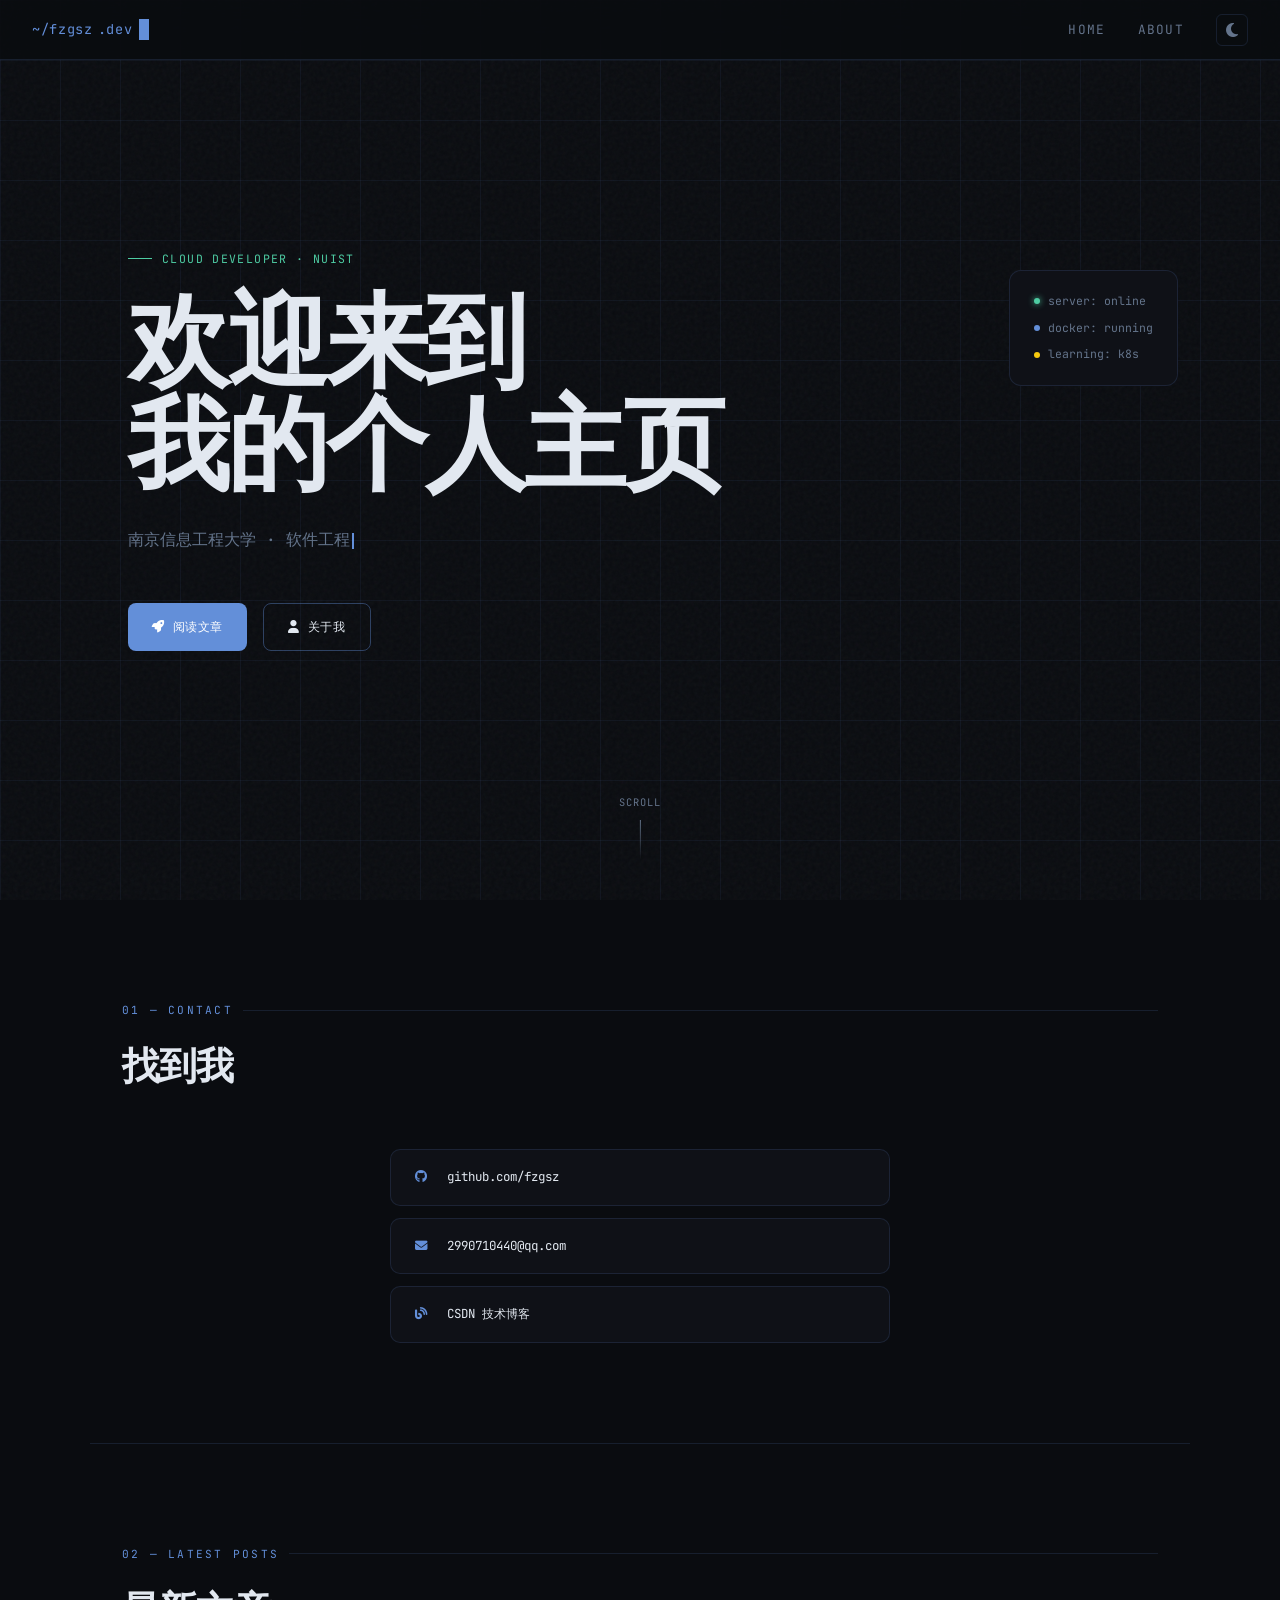
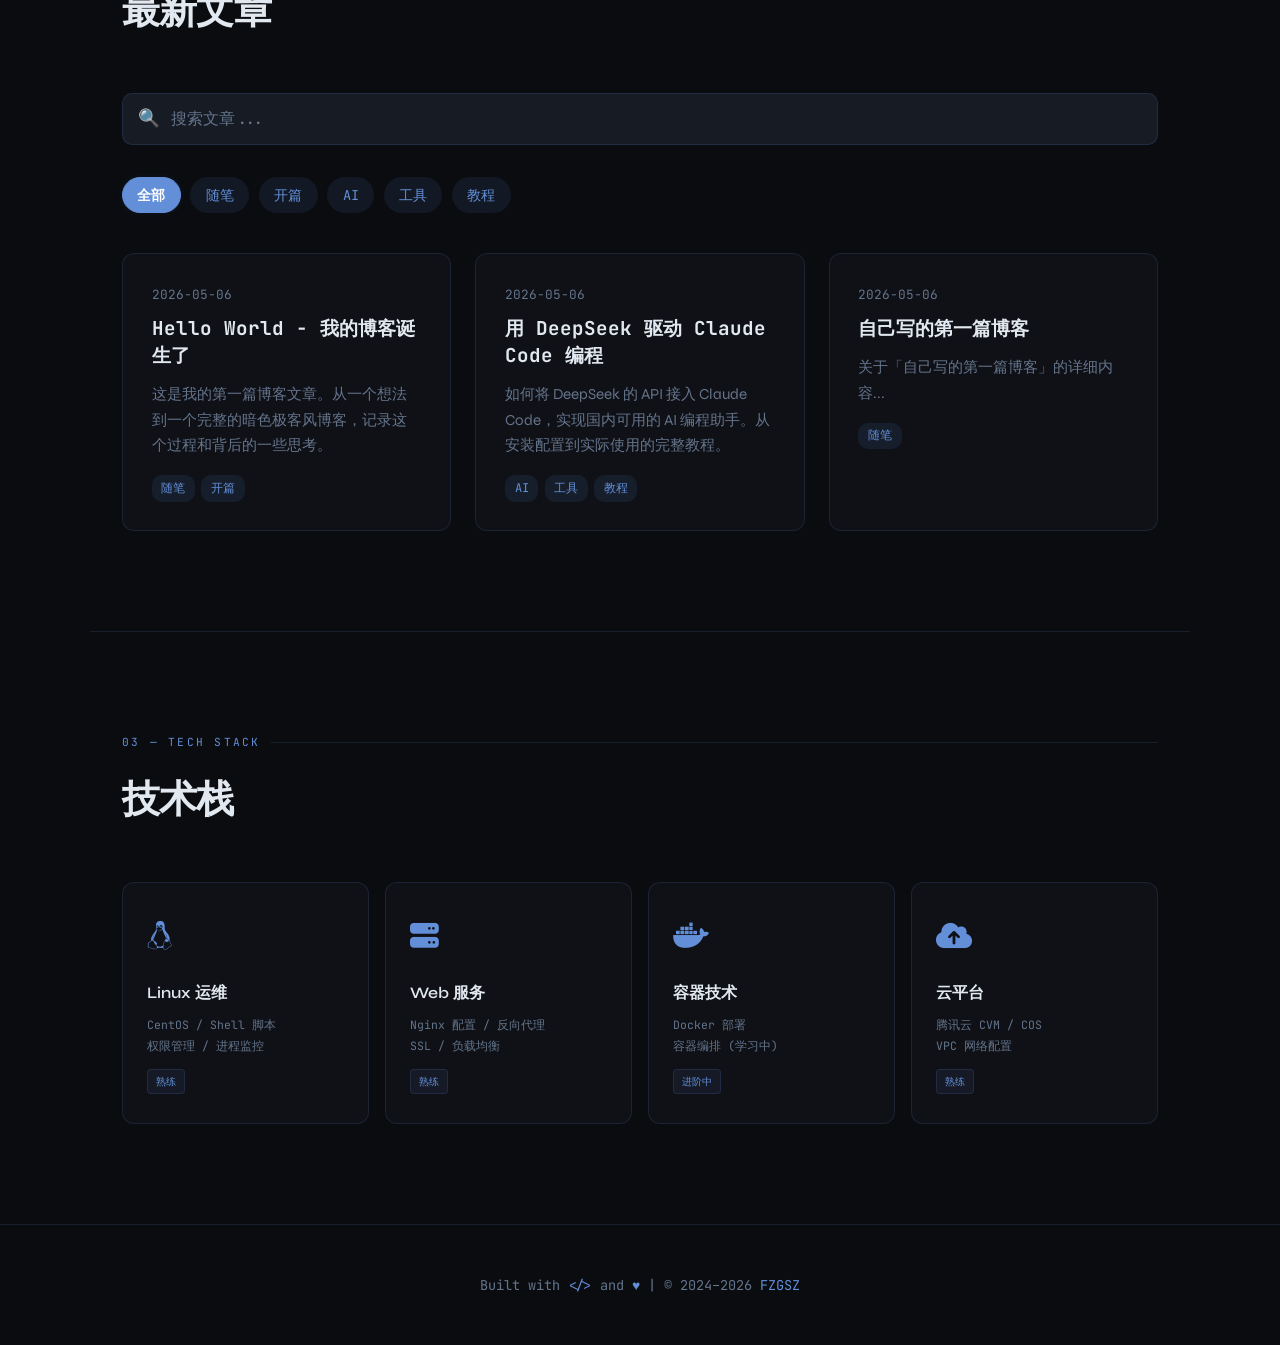
<file: index.html>
<!DOCTYPE html>
<html lang="zh-CN" data-theme="dark">
<head>
  <meta charset="UTF-8">
  <meta name="viewport" content="width=device-width, initial-scale=1.0">
  <title>FZGSZ · Cloud Dev</title>
  <link rel="icon" href="assets/favicon.svg" type="image/svg+xml">
  <link rel="preconnect" href="https://fonts.googleapis.com">
  <link href="https://fonts.googleapis.com/css2?family=JetBrains+Mono:wght@300;400;500;700&family=Syne:wght@400;600;800&display=swap" rel="stylesheet">
  <link rel="stylesheet" href="https://cdnjs.cloudflare.com/ajax/libs/font-awesome/6.4.0/css/all.min.css">
  <link rel="stylesheet" href="css/style.css">
</head>
<body>

  <!-- 导航栏 -->
  <nav class="navbar">
    <a href="index.html" class="nav-logo">
      ~/fzgsz<span>.dev</span><span class="cursor"></span>
    </a>
    <button class="nav-hamburger" onclick="toggleNav()" aria-label="菜单">&#9776;</button>
    <ul class="nav-links" id="navLinks">
      <li><a href="index.html">home</a></li>
      <li><a href="about.html">about</a></li>
      <li>
        <button class="theme-toggle" onclick="toggleTheme()" id="themeBtn" title="切换主题">
          <i class="fa-solid fa-moon" id="themeIcon"></i>
        </button>
      </li>
    </ul>
  </nav>

  <!-- Hero 区域 -->
  <section class="hero">
    <div class="hero-badge">Cloud Developer · NUIST</div>
    <h1>欢迎来到<br>我的个人主页</h1>
    <p class="hero-subtitle" id="typewriter"><span class="cursor"></span></p>
    <div class="hero-cta">
      <a href="#posts" class="btn btn-primary"><i class="fa-solid fa-rocket"></i> 阅读文章</a>
      <a href="about.html" class="btn btn-outline"><i class="fa-solid fa-user"></i> 关于我</a>
    </div>
    <div class="status-pill">
      <div class="status-line"><div class="dot green"></div> server: online</div>
      <div class="status-line"><div class="dot blue"></div> docker: running</div>
      <div class="status-line"><div class="dot yellow"></div> learning: k8s</div>
    </div>
    <div class="scroll-hint">scroll</div>
  </section>

  <div class="page">
    <!-- 社交链接 -->
    <div class="section fade-in" id="social">
      <div class="section-label">01 &mdash; contact</div>
      <h2 class="section-title">找到我</h2>
      <div class="social-links">
        <a href="https://github.com/fzgsz" target="_blank" class="social-link">
          <i class="fa-brands fa-github"></i>
          <span>github.com/fzgsz</span>
          <i class="fa-solid fa-arrow-right link-arrow"></i>
        </a>
        <a href="mailto:2990710440@qq.com" class="social-link">
          <i class="fa-solid fa-envelope"></i>
          <span>2990710440@qq.com</span>
          <i class="fa-solid fa-arrow-right link-arrow"></i>
        </a>
        <a href="https://blog.csdn.net/zhdnj" target="_blank" class="social-link">
          <i class="fa-solid fa-blog"></i>
          <span>CSDN 技术博客</span>
          <i class="fa-solid fa-arrow-right link-arrow"></i>
        </a>
      </div>
    </div>

    <hr class="divider">

    <!-- 最新文章 -->
    <div class="section fade-in" id="posts">
      <div class="section-label">02 &mdash; latest posts</div>
      <h2 class="section-title">最新文章</h2>

      <!-- 搜索 -->
      <div class="search-bar">
        <span class="search-icon">&#128269;</span>
        <input type="text" id="searchInput" placeholder="搜索文章...">
      </div>

      <!-- 标签云 -->
      <div class="tag-cloud" id="tagCloud"></div>

      <!-- 文章列表 -->
      <div class="posts-grid" id="postsGrid"></div>

      <!-- 空状态 -->
      <div class="empty-state" id="emptyState" style="display:none;">
        <div class="icon">&#128196;</div>
        <p>没有找到匹配的文章</p>
      </div>
    </div>

    <hr class="divider">

    <!-- 技能展示 -->
    <div class="section fade-in" id="skills">
      <div class="section-label">03 &mdash; tech stack</div>
      <h2 class="section-title">技术栈</h2>
      <div class="skills-grid">
        <div class="skill-card">
          <div class="skill-icon"><i class="fa-brands fa-linux"></i></div>
          <h3>Linux 运维</h3>
          <p>CentOS / Shell 脚本<br>权限管理 / 进程监控</p>
          <span class="skill-tag">熟练</span>
        </div>
        <div class="skill-card">
          <div class="skill-icon"><i class="fa-solid fa-server"></i></div>
          <h3>Web 服务</h3>
          <p>Nginx 配置 / 反向代理<br>SSL / 负载均衡</p>
          <span class="skill-tag">熟练</span>
        </div>
        <div class="skill-card">
          <div class="skill-icon"><i class="fa-brands fa-docker"></i></div>
          <h3>容器技术</h3>
          <p>Docker 部署<br>容器编排 (学习中)</p>
          <span class="skill-tag">进阶中</span>
        </div>
        <div class="skill-card">
          <div class="skill-icon"><i class="fa-solid fa-cloud-arrow-up"></i></div>
          <h3>云平台</h3>
          <p>腾讯云 CVM / COS<br>VPC 网络配置</p>
          <span class="skill-tag">熟练</span>
        </div>
      </div>
    </div>

    <!-- 页脚 -->
    <footer class="footer">
      <p>Built with <span class="accent">&lt;/&gt;</span> and <span class="accent">&#9829;</span> | &copy; 2024–2026 <a href="#">FZGSZ</a></p>
    </footer>
  </div>

  <script src="js/main.js"></script>
  <script src="js/search.js"></script>
</body>
</html>
</file>
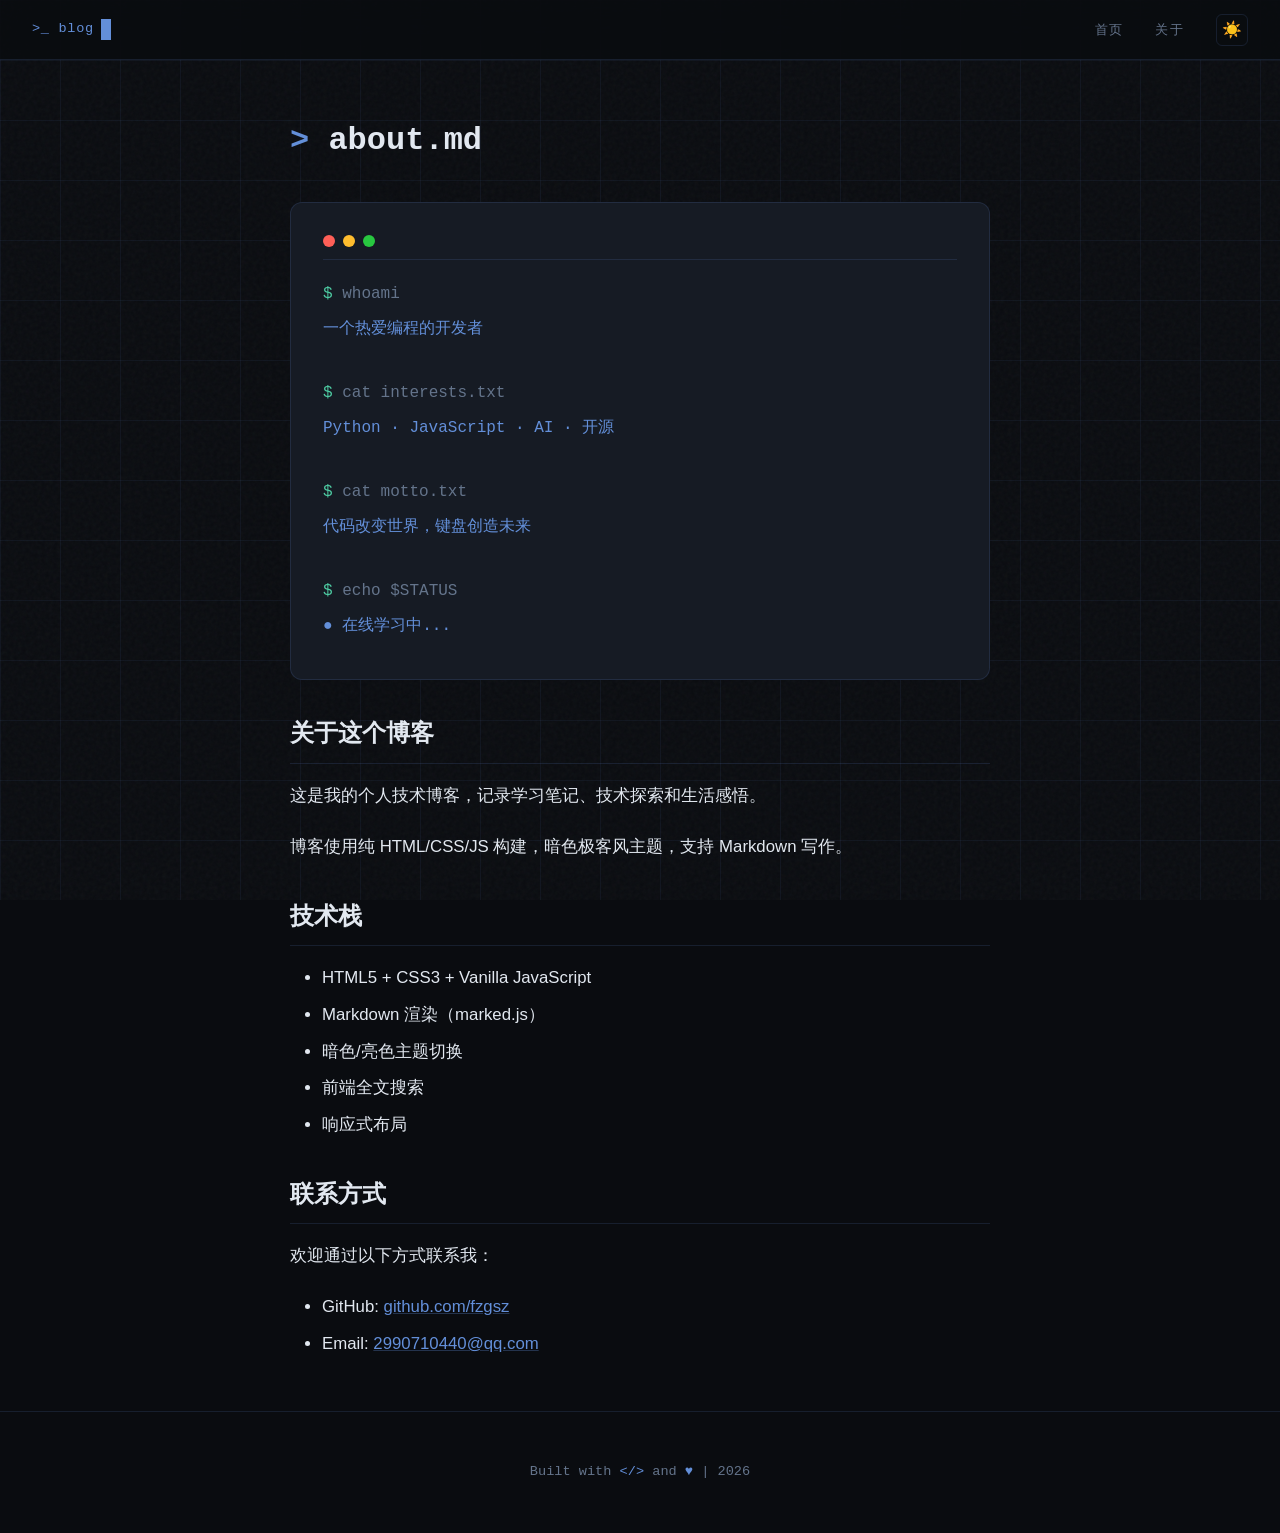
<file: about.html>
<!DOCTYPE html>
<html lang="zh-CN" data-theme="dark">
<head>
  <meta charset="UTF-8">
  <meta name="viewport" content="width=device-width, initial-scale=1.0">
  <title>关于 | 终端极客风博客</title>
  <link rel="icon" href="assets/favicon.svg" type="image/svg+xml">
  <link rel="stylesheet" href="css/style.css">
</head>
<body>

  <!-- 导航栏 -->
  <nav class="navbar">
    <a href="index.html" class="nav-logo">
      &gt;_ blog<span class="cursor"></span>
    </a>
    <button class="nav-hamburger" onclick="toggleNav()" aria-label="菜单">&#9776;</button>
    <ul class="nav-links" id="navLinks">
      <li><a href="index.html">首页</a></li>
      <li><a href="about.html">关于</a></li>
      <li>
        <button class="theme-toggle" onclick="toggleTheme()" id="themeBtn">☀️</button>
      </li>
    </ul>
  </nav>

  <!-- 主内容 -->
  <div class="main-content">
    <div class="about-content">
      <h1 style="font-family: 'JetBrains Mono', monospace; margin-bottom: 1.5rem;">
        <span style="color: var(--accent);">&gt;</span> about.md
      </h1>

      <div class="terminal-box">
        <div class="terminal-header">
          <div class="terminal-dot red"></div>
          <div class="terminal-dot yellow"></div>
          <div class="terminal-dot green"></div>
        </div>
        <div class="terminal-line"><span class="prompt">$</span> whoami</div>
        <div class="terminal-line"><span class="value">一个热爱编程的开发者</span></div>
        <br>
        <div class="terminal-line"><span class="prompt">$</span> cat interests.txt</div>
        <div class="terminal-line"><span class="value">Python · JavaScript · AI · 开源</span></div>
        <br>
        <div class="terminal-line"><span class="prompt">$</span> cat motto.txt</div>
        <div class="terminal-line"><span class="value">代码改变世界，键盘创造未来</span></div>
        <br>
        <div class="terminal-line"><span class="prompt">$</span> echo $STATUS</div>
        <div class="terminal-line"><span class="value" style="color: var(--accent);">● 在线学习中...</span></div>
      </div>

      <div class="markdown-body">
        <h2>关于这个博客</h2>
        <p>这是我的个人技术博客，记录学习笔记、技术探索和生活感悟。</p>
        <p>博客使用纯 HTML/CSS/JS 构建，暗色极客风主题，支持 Markdown 写作。</p>

        <h2>技术栈</h2>
        <ul>
          <li>HTML5 + CSS3 + Vanilla JavaScript</li>
          <li>Markdown 渲染（marked.js）</li>
          <li>暗色/亮色主题切换</li>
          <li>前端全文搜索</li>
          <li>响应式布局</li>
        </ul>

        <h2>联系方式</h2>
        <p>欢迎通过以下方式联系我：</p>
        <ul>
          <li>GitHub: <a href="https://github.com/fzgsz" target="_blank">github.com/fzgsz</a></li>
          <li>Email: <a href="mailto:2990710440@qq.com">2990710440@qq.com</a></li>
        </ul>
      </div>
    </div>
  </div>

  <!-- 页脚 -->
  <footer class="footer">
    <p>Built with <span class="accent">&lt;/&gt;</span> and <span class="accent">♥</span> | 2026</p>
  </footer>

  <script src="js/main.js"></script>
</body>
</html>
</file>
<file: css/style.css>
/* ============================================
   极客风博客 - 统一样式（蓝紫配色）
   ============================================ */

/* --- CSS 变量 --- */
:root {
  /* 暗色主题（默认） */
  --bg: #0a0c10;
  --surface: #0f1117;
  --surface2: #161b24;
  --border: rgba(99, 143, 217, 0.15);
  --border-hover: rgba(99, 143, 217, 0.4);
  --accent: #638fd9;
  --accent2: #4ecca3;
  --text: #e2e8f0;
  --muted: #64748b;
  --dim: #1a2233;
  --glow: rgba(99, 143, 217, 0.08);

  /* 博客兼容变量 */
  --bg-primary: var(--bg);
  --bg-secondary: var(--surface);
  --bg-card: var(--surface);
  --bg-code: #1a2233;
  --text-primary: var(--text);
  --text-secondary: var(--muted);
  --accent-blue: var(--accent2);
  --tag-bg: rgba(99, 143, 217, 0.1);
  --tag-text: var(--accent);
  --search-bg: var(--surface2);
  --nav-bg: rgba(10, 12, 16, 0.85);
  --overlay: rgba(0, 0, 0, 0.7);
}

[data-theme="light"] {
  --bg: #f4f6fb;
  --surface: #ffffff;
  --surface2: #eef1f8;
  --border: rgba(60, 100, 180, 0.12);
  --border-hover: rgba(60, 100, 180, 0.35);
  --accent: #3a6fd8;
  --accent2: #0ea57e;
  --text: #1a2233;
  --muted: #7a8ba3;
  --dim: #e4e9f4;
  --glow: rgba(60, 100, 180, 0.05);

  --bg-primary: var(--bg);
  --bg-secondary: var(--surface);
  --bg-card: var(--surface);
  --bg-code: #eef1f8;
  --text-primary: var(--text);
  --text-secondary: var(--muted);
  --accent-blue: var(--accent2);
  --tag-bg: rgba(58, 111, 216, 0.08);
  --tag-text: var(--accent);
  --search-bg: #eef1f8;
  --nav-bg: rgba(244, 246, 251, 0.85);
  --overlay: rgba(255, 255, 255, 0.7);
}

/* --- Reset & 基础 --- */
*, *::before, *::after {
  margin: 0;
  padding: 0;
  box-sizing: border-box;
}

html {
  scroll-behavior: smooth;
}

body {
  font-family: 'Syne', -apple-system, BlinkMacSystemFont, 'Segoe UI', 'PingFang SC', 'Microsoft YaHei', sans-serif;
  background: var(--bg);
  color: var(--text);
  line-height: 1.8;
  min-height: 100vh;
  overflow-x: hidden;
  transition: background-color 0.3s ease, color 0.3s ease;
}

/* 噪点纹理 */
body::before {
  content: '';
  position: fixed;
  inset: 0;
  background-image: url("data:image/svg+xml,%3Csvg viewBox='0 0 256 256' xmlns='http://www.w3.org/2000/svg'%3E%3Cfilter id='n'%3E%3CfeTurbulence type='fractalNoise' baseFrequency='0.9' numOctaves='4' stitchTiles='stitch'/%3E%3C/filter%3E%3Crect width='100%25' height='100%25' filter='url(%23n)' opacity='0.04'/%3E%3C/svg%3E");
  pointer-events: none;
  z-index: 0;
}

/* 网格线背景 */
body::after {
  content: '';
  position: fixed;
  inset: 0;
  background-image:
    linear-gradient(var(--border) 1px, transparent 1px),
    linear-gradient(90deg, var(--border) 1px, transparent 1px);
  background-size: 60px 60px;
  pointer-events: none;
  z-index: 0;
  opacity: 0.5;
}

a {
  color: var(--accent);
  text-decoration: none;
  transition: color 0.2s ease;
}

a:hover {
  color: var(--accent2);
}

/* --- 导航栏 --- */
.navbar {
  position: fixed;
  top: 0;
  left: 0;
  right: 0;
  z-index: 100;
  background: var(--nav-bg);
  backdrop-filter: blur(16px);
  border-bottom: 1px solid var(--border);
  padding: 0 2rem;
  height: 60px;
  display: flex;
  align-items: center;
  justify-content: space-between;
}

.nav-logo {
  font-family: 'JetBrains Mono', 'Fira Code', monospace;
  font-size: 0.85rem;
  color: var(--accent);
  letter-spacing: 0.05em;
  display: flex;
  align-items: center;
  gap: 0.3rem;
}

.nav-logo .cursor {
  display: inline-block;
  width: 10px;
  height: 1.3rem;
  background: var(--accent);
  animation: blink 1s step-end infinite;
  margin-left: 2px;
}

@keyframes blink {
  0%, 100% { opacity: 1; }
  50% { opacity: 0; }
}

.nav-links {
  display: flex;
  align-items: center;
  gap: 2rem;
  list-style: none;
}

.nav-links a {
  color: var(--muted);
  font-size: 0.8rem;
  letter-spacing: 0.1em;
  text-transform: uppercase;
  font-family: 'JetBrains Mono', 'Fira Code', monospace;
  transition: color 0.2s;
}

.nav-links a:hover {
  color: var(--text);
}

.theme-toggle {
  background: none;
  border: 1px solid var(--border);
  border-radius: 6px;
  width: 32px;
  height: 32px;
  color: var(--muted);
  cursor: pointer;
  display: flex;
  align-items: center;
  justify-content: center;
  font-size: 1rem;
  transition: all 0.2s;
}

.theme-toggle:hover {
  border-color: var(--accent);
  color: var(--accent);
}

.nav-hamburger {
  display: none;
  background: none;
  border: none;
  color: var(--text);
  font-size: 1.5rem;
  cursor: pointer;
  padding: 0.3rem;
}

/* --- Hero 区域 --- */
.hero {
  min-height: 100vh;
  display: flex;
  flex-direction: column;
  justify-content: center;
  padding: 0 10vw;
  position: relative;
  z-index: 1;
}

.hero-badge {
  font-family: 'JetBrains Mono', monospace;
  font-size: 0.72rem;
  color: var(--accent2);
  letter-spacing: 0.12em;
  text-transform: uppercase;
  margin-bottom: 24px;
  display: flex;
  align-items: center;
  gap: 10px;
}

.hero-badge::before {
  content: '';
  width: 24px;
  height: 1px;
  background: var(--accent2);
}

.hero h1 {
  font-size: clamp(3rem, 8vw, 7rem);
  font-weight: 800;
  line-height: 1;
  letter-spacing: -0.03em;
  margin-bottom: 8px;
  color: var(--text);
}

.hero h1 .name-accent {
  background: linear-gradient(135deg, var(--accent), var(--accent2));
  -webkit-background-clip: text;
  -webkit-text-fill-color: transparent;
  background-clip: text;
}

.hero-subtitle {
  font-family: 'JetBrains Mono', monospace;
  font-size: 1rem;
  color: var(--muted);
  margin-top: 20px;
  margin-bottom: 48px;
}

.hero-subtitle .cursor {
  display: inline-block;
  width: 2px;
  height: 1em;
  background: var(--accent);
  margin-left: 2px;
  vertical-align: middle;
  animation: blink 1s step-end infinite;
}

.hero-cta {
  display: flex;
  gap: 16px;
  flex-wrap: wrap;
}

/* --- 按钮 --- */
.btn {
  display: inline-flex;
  align-items: center;
  gap: 8px;
  padding: 12px 24px;
  border-radius: 8px;
  font-family: 'JetBrains Mono', monospace;
  font-size: 0.78rem;
  letter-spacing: 0.05em;
  text-decoration: none;
  cursor: pointer;
  transition: all 0.2s;
  border: none;
}

.btn-primary {
  background: var(--accent);
  color: #fff;
}

.btn-primary:hover {
  background: var(--accent2);
  color: #fff;
  transform: translateY(-2px);
}

.btn-outline {
  background: transparent;
  color: var(--text);
  border: 1px solid var(--border-hover);
}

.btn-outline:hover {
  border-color: var(--accent);
  color: var(--accent);
  transform: translateY(-2px);
}

/* --- 状态卡片 --- */
.status-pill {
  position: absolute;
  top: 30%;
  right: 8vw;
  background: var(--surface);
  border: 1px solid var(--border);
  border-radius: 12px;
  padding: 20px 24px;
  font-family: 'JetBrains Mono', monospace;
  font-size: 0.72rem;
  color: var(--muted);
  animation: float 6s ease-in-out infinite;
  z-index: 1;
}

.status-pill .status-line {
  display: flex;
  align-items: center;
  gap: 8px;
  margin-bottom: 6px;
}

.status-pill .status-line:last-child {
  margin-bottom: 0;
}

.dot {
  width: 6px;
  height: 6px;
  border-radius: 50%;
}

.dot.green {
  background: var(--accent2);
  box-shadow: 0 0 6px var(--accent2);
}

.dot.blue { background: var(--accent); }
.dot.yellow { background: #f6c90e; }

@keyframes float {
  0%, 100% { transform: translateY(0); }
  50% { transform: translateY(-12px); }
}

/* --- 滚动指示 --- */
.scroll-hint {
  position: absolute;
  bottom: 40px;
  left: 50%;
  transform: translateX(-50%);
  font-family: 'JetBrains Mono', monospace;
  font-size: 0.65rem;
  color: var(--muted);
  letter-spacing: 0.1em;
  text-transform: uppercase;
  display: flex;
  flex-direction: column;
  align-items: center;
  gap: 8px;
  z-index: 1;
}

.scroll-hint::after {
  content: '';
  width: 1px;
  height: 40px;
  background: linear-gradient(var(--muted), transparent);
  animation: scrollLine 2s ease-in-out infinite;
}

@keyframes scrollLine {
  0% { transform: scaleY(0); transform-origin: top; }
  50% { transform: scaleY(1); transform-origin: top; }
  51% { transform: scaleY(1); transform-origin: bottom; }
  100% { transform: scaleY(0); transform-origin: bottom; }
}

/* --- 分区标题 --- */
.page {
  position: relative;
  z-index: 1;
}

.section {
  max-width: 1100px;
  margin: 0 auto;
  padding: 100px 2rem;
}

.section-label {
  font-family: 'JetBrains Mono', monospace;
  font-size: 0.7rem;
  letter-spacing: 0.2em;
  text-transform: uppercase;
  color: var(--accent);
  margin-bottom: 12px;
  display: flex;
  align-items: center;
  gap: 10px;
}

.section-label::after {
  content: '';
  flex: 1;
  height: 1px;
  background: var(--border);
}

.section-title {
  font-size: clamp(1.8rem, 3vw, 2.5rem);
  font-weight: 800;
  letter-spacing: -0.02em;
  margin-bottom: 48px;
  color: var(--text);
}

/* --- 分割线 --- */
.divider {
  border: none;
  border-top: 1px solid var(--border);
  margin: 0 auto;
  max-width: 1100px;
  padding: 0 2rem;
  position: relative;
  z-index: 1;
}

/* --- 社交链接 --- */
.social-links {
  display: flex;
  flex-direction: column;
  gap: 12px;
  max-width: 500px;
  margin: 0 auto;
}

.social-link {
  display: flex;
  align-items: center;
  gap: 16px;
  padding: 16px 20px;
  background: var(--surface);
  border: 1px solid var(--border);
  border-radius: 10px;
  text-decoration: none;
  color: var(--text);
  transition: all 0.2s;
  font-family: 'JetBrains Mono', monospace;
  font-size: 0.78rem;
}

.social-link:hover {
  border-color: var(--accent);
  color: var(--accent);
  transform: translateX(4px);
}

.social-link i {
  width: 20px;
  text-align: center;
  color: var(--accent);
}

.social-link .link-arrow {
  margin-left: auto;
  opacity: 0;
  transition: opacity 0.2s;
}

.social-link:hover .link-arrow {
  opacity: 1;
}

/* --- 主内容区 --- */
.main-content {
  max-width: 1100px;
  margin: 80px auto 0;
  padding: 2rem;
  position: relative;
  z-index: 1;
}

/* --- 搜索栏 --- */
.search-bar {
  margin-bottom: 2rem;
  position: relative;
}

.search-bar input {
  width: 100%;
  padding: 0.9rem 1.2rem 0.9rem 3rem;
  background: var(--search-bg);
  border: 1px solid var(--border);
  border-radius: 10px;
  color: var(--text);
  font-size: 1rem;
  font-family: 'JetBrains Mono', monospace;
  outline: none;
  transition: border-color 0.2s ease, box-shadow 0.2s ease;
}

.search-bar input::placeholder {
  color: var(--muted);
}

.search-bar input:focus {
  border-color: var(--accent);
  box-shadow: 0 0 12px var(--glow);
}

.search-bar .search-icon {
  position: absolute;
  left: 1rem;
  top: 50%;
  transform: translateY(-50%);
  color: var(--muted);
  font-size: 1.1rem;
}

/* --- 标签云 --- */
.tag-cloud {
  display: flex;
  flex-wrap: wrap;
  gap: 0.6rem;
  margin-bottom: 2.5rem;
}

.tag-item {
  background: var(--tag-bg);
  color: var(--tag-text);
  padding: 0.3rem 0.9rem;
  border-radius: 20px;
  font-size: 0.85rem;
  font-family: 'JetBrains Mono', monospace;
  cursor: pointer;
  transition: all 0.2s ease;
  border: 1px solid transparent;
}

.tag-item:hover,
.tag-item.active {
  border-color: var(--accent);
  box-shadow: 0 0 8px var(--glow);
}

.tag-item.active {
  background: var(--accent);
  color: #fff;
  font-weight: 600;
}

/* --- 文章卡片 --- */
.posts-grid {
  display: grid;
  grid-template-columns: repeat(auto-fill, minmax(320px, 1fr));
  gap: 1.5rem;
}

.post-card {
  background: var(--surface);
  border: 1px solid var(--border);
  border-radius: 12px;
  padding: 1.8rem;
  transition: all 0.3s ease;
  cursor: pointer;
  position: relative;
  overflow: hidden;
}

.post-card::before {
  content: '';
  position: absolute;
  top: 0;
  left: 0;
  right: 0;
  height: 3px;
  background: linear-gradient(90deg, var(--accent), var(--accent2));
  opacity: 0;
  transition: opacity 0.3s ease;
}

.post-card:hover {
  border-color: var(--border-hover);
  box-shadow: 0 4px 20px rgba(99, 143, 217, 0.1), 0 0 15px var(--glow);
  transform: translateY(-3px);
}

.post-card:hover::before {
  opacity: 1;
}

.post-card .post-date {
  font-family: 'JetBrains Mono', monospace;
  font-size: 0.8rem;
  color: var(--muted);
  margin-bottom: 0.6rem;
}

.post-card .post-title {
  font-family: 'JetBrains Mono', 'Fira Code', monospace;
  font-size: 1.2rem;
  font-weight: 700;
  margin-bottom: 0.8rem;
  color: var(--text);
  line-height: 1.4;
}

.post-card .post-excerpt {
  font-size: 0.95rem;
  color: var(--muted);
  line-height: 1.7;
  margin-bottom: 1rem;
  display: -webkit-box;
  -webkit-line-clamp: 3;
  -webkit-box-orient: vertical;
  overflow: hidden;
}

.post-card .post-tags {
  display: flex;
  flex-wrap: wrap;
  gap: 0.4rem;
}

.post-card .post-tags .tag {
  font-size: 0.75rem;
  background: var(--tag-bg);
  color: var(--tag-text);
  padding: 0.15rem 0.6rem;
  border-radius: 10px;
  font-family: 'JetBrains Mono', monospace;
}

/* --- 技能卡片 --- */
.skills-grid {
  display: grid;
  grid-template-columns: repeat(auto-fit, minmax(220px, 1fr));
  gap: 16px;
}

.skill-card {
  background: var(--surface);
  border: 1px solid var(--border);
  border-radius: 12px;
  padding: 28px 24px;
  transition: all 0.3s;
  position: relative;
  overflow: hidden;
}

.skill-card::before {
  content: '';
  position: absolute;
  top: 0;
  left: 0;
  right: 0;
  height: 2px;
  background: linear-gradient(90deg, var(--accent), var(--accent2));
  transform: scaleX(0);
  transition: transform 0.3s;
}

.skill-card:hover {
  border-color: var(--border-hover);
  transform: translateY(-4px);
  background: var(--surface2);
  box-shadow: 0 20px 40px rgba(0, 0, 0, 0.3);
}

.skill-card:hover::before {
  transform: scaleX(1);
}

.skill-icon {
  font-size: 1.8rem;
  color: var(--accent);
  margin-bottom: 16px;
}

.skill-card h3 {
  font-size: 1rem;
  font-weight: 600;
  margin-bottom: 8px;
}

.skill-card p {
  font-family: 'JetBrains Mono', monospace;
  font-size: 0.72rem;
  color: var(--muted);
  line-height: 1.8;
}

.skill-tag {
  display: inline-block;
  margin-top: 12px;
  font-family: 'JetBrains Mono', monospace;
  font-size: 0.65rem;
  background: var(--glow);
  border: 1px solid var(--border);
  color: var(--accent);
  padding: 2px 8px;
  border-radius: 4px;
}

/* --- 文章详情页 --- */
.post-container {
  max-width: 780px;
  margin: 0 auto;
}

.post-header {
  margin-bottom: 2.5rem;
  padding-bottom: 1.5rem;
  border-bottom: 1px solid var(--border);
}

.post-header .post-meta {
  font-family: 'JetBrains Mono', monospace;
  font-size: 0.85rem;
  color: var(--muted);
  margin-bottom: 1rem;
}

.post-header h1 {
  font-family: 'JetBrains Mono', 'Fira Code', monospace;
  font-size: 2.2rem;
  font-weight: 800;
  line-height: 1.3;
  margin-bottom: 1rem;
}

.post-header .post-tags {
  display: flex;
  flex-wrap: wrap;
  gap: 0.5rem;
}

/* Markdown 渲染 */
.markdown-body {
  font-size: 1.05rem;
  line-height: 1.9;
}

.markdown-body h1,
.markdown-body h2,
.markdown-body h3 {
  font-family: 'JetBrains Mono', 'Fira Code', monospace;
  margin-top: 2rem;
  margin-bottom: 1rem;
  color: var(--text);
}

.markdown-body h2 {
  font-size: 1.5rem;
  padding-bottom: 0.3rem;
  border-bottom: 1px solid var(--border);
}

.markdown-body h3 {
  font-size: 1.25rem;
  color: var(--accent);
}

.markdown-body p {
  margin-bottom: 1.2rem;
}

.markdown-body code {
  font-family: 'JetBrains Mongo', 'Fira Code', monospace;
  background: var(--bg-code);
  color: var(--accent);
  padding: 0.15rem 0.4rem;
  border-radius: 4px;
  font-size: 0.9em;
}

.markdown-body pre {
  background: var(--bg-code);
  border: 1px solid var(--border);
  border-radius: 10px;
  padding: 1.2rem 1.5rem;
  overflow-x: auto;
  margin-bottom: 1.5rem;
  position: relative;
}

.markdown-body pre code {
  background: none;
  padding: 0;
  color: var(--text);
  font-size: 0.9rem;
  line-height: 1.6;
}

.markdown-body pre::before {
  content: '>';
  position: absolute;
  top: 0.8rem;
  right: 1rem;
  color: var(--accent);
  font-family: 'JetBrains Mono', monospace;
  opacity: 0.3;
  font-size: 0.85rem;
}

.markdown-body blockquote {
  border-left: 3px solid var(--accent);
  padding-left: 1.2rem;
  margin: 1.5rem 0;
  color: var(--muted);
  font-style: italic;
}

.markdown-body ul,
.markdown-body ol {
  margin-bottom: 1.2rem;
  padding-left: 2rem;
}

.markdown-body li {
  margin-bottom: 0.3rem;
}

.markdown-body img {
  max-width: 100%;
  border-radius: 10px;
  border: 1px solid var(--border);
  margin: 1rem 0;
}

.markdown-body a {
  color: var(--accent);
  text-decoration: underline;
  text-decoration-color: rgba(99, 143, 217, 0.3);
}

.markdown-body a:hover {
  text-decoration-color: var(--accent);
}

.markdown-body hr {
  border: none;
  border-top: 1px solid var(--border);
  margin: 2rem 0;
}

.markdown-body table {
  width: 100%;
  border-collapse: collapse;
  margin: 1.5rem 0;
}

.markdown-body th,
.markdown-body td {
  padding: 0.7rem 1rem;
  border: 1px solid var(--border);
  text-align: left;
}

.markdown-body th {
  background: var(--bg-code);
  font-family: 'JetBrains Mono', monospace;
  color: var(--accent);
}

/* --- 关于页 --- */
.about-content {
  max-width: 700px;
  margin: 0 auto;
}

.about-content .terminal-box {
  background: var(--surface2);
  border: 1px solid var(--border);
  border-radius: 12px;
  padding: 2rem;
  margin: 2rem 0;
  font-family: 'JetBrains Mono', monospace;
}

.about-content .terminal-box .terminal-header {
  display: flex;
  gap: 0.5rem;
  margin-bottom: 1.2rem;
  padding-bottom: 0.8rem;
  border-bottom: 1px solid var(--border);
}

.about-content .terminal-box .terminal-dot {
  width: 12px;
  height: 12px;
  border-radius: 50%;
}

.about-content .terminal-box .terminal-dot.red { background: #ff5f57; }
.about-content .terminal-box .terminal-dot.yellow { background: #ffbd2e; }
.about-content .terminal-box .terminal-dot.green { background: #28c840; }

.about-content .terminal-box .terminal-line {
  color: var(--muted);
  margin-bottom: 0.4rem;
}

.about-content .terminal-box .terminal-line .prompt {
  color: var(--accent2);
}

.about-content .terminal-box .terminal-line .value {
  color: var(--accent);
}

/* --- 返回链接 --- */
.back-link {
  display: inline-flex;
  align-items: center;
  gap: 0.5rem;
  color: var(--muted);
  font-family: 'JetBrains Mono', monospace;
  font-size: 0.9rem;
  margin-bottom: 2rem;
  transition: color 0.2s ease;
}

.back-link:hover {
  color: var(--accent);
}

/* --- 页脚 --- */
.footer {
  text-align: center;
  padding: 3rem 0;
  border-top: 1px solid var(--border);
  color: var(--muted);
  font-size: 0.85rem;
  font-family: 'JetBrains Mono', monospace;
  position: relative;
  z-index: 1;
}

.footer .accent {
  color: var(--accent);
}

/* --- 空状态 --- */
.empty-state {
  text-align: center;
  padding: 4rem 0;
  color: var(--muted);
}

.empty-state .icon {
  font-size: 3rem;
  margin-bottom: 1rem;
  opacity: 0.5;
}

/* --- 加载动画 --- */
.loading {
  text-align: center;
  padding: 3rem 0;
  color: var(--accent);
  font-family: 'JetBrains Mono', monospace;
}

.loading::after {
  content: '...';
  animation: dots 1.5s steps(3, end) infinite;
}

@keyframes dots {
  0% { content: '.'; }
  33% { content: '..'; }
  66% { content: '...'; }
}

/* --- 滚动渐入动画 --- */
.fade-in {
  opacity: 0;
  transform: translateY(24px);
  transition: opacity 0.7s ease, transform 0.7s ease;
}

.fade-in.visible {
  opacity: 1;
  transform: translateY(0);
}

/* --- 响应式 --- */
@media (max-width: 768px) {
  .navbar {
    padding: 0 1rem;
  }

  .nav-links {
    display: none;
    position: absolute;
    top: 60px;
    left: 0;
    right: 0;
    background: var(--nav-bg);
    backdrop-filter: blur(16px);
    flex-direction: column;
    padding: 1.5rem;
    gap: 1rem;
    border-bottom: 1px solid var(--border);
  }

  .nav-links.open {
    display: flex;
  }

  .nav-links a {
    display: block;
  }

  .nav-hamburger {
    display: block;
  }

  .hero {
    padding: 0 6vw;
  }

  .status-pill {
    display: none;
  }

  .section {
    padding: 60px 1.2rem;
  }

  .main-content {
    padding: 1.2rem;
  }

  .posts-grid {
    grid-template-columns: 1fr;
  }

  .skills-grid {
    grid-template-columns: 1fr 1fr;
  }

  .post-header h1 {
    font-size: 1.6rem;
  }
}

@media (min-width: 769px) and (max-width: 1024px) {
  .posts-grid {
    grid-template-columns: repeat(2, 1fr);
  }
}

/* --- 滚动条美化 --- */
::-webkit-scrollbar {
  width: 8px;
}

::-webkit-scrollbar-track {
  background: var(--bg);
}

::-webkit-scrollbar-thumb {
  background: var(--border);
  border-radius: 4px;
}

::-webkit-scrollbar-thumb:hover {
  background: var(--accent);
}

/* --- 选中文本 --- */
::selection {
  background: var(--accent);
  color: #fff;
}
</file>
